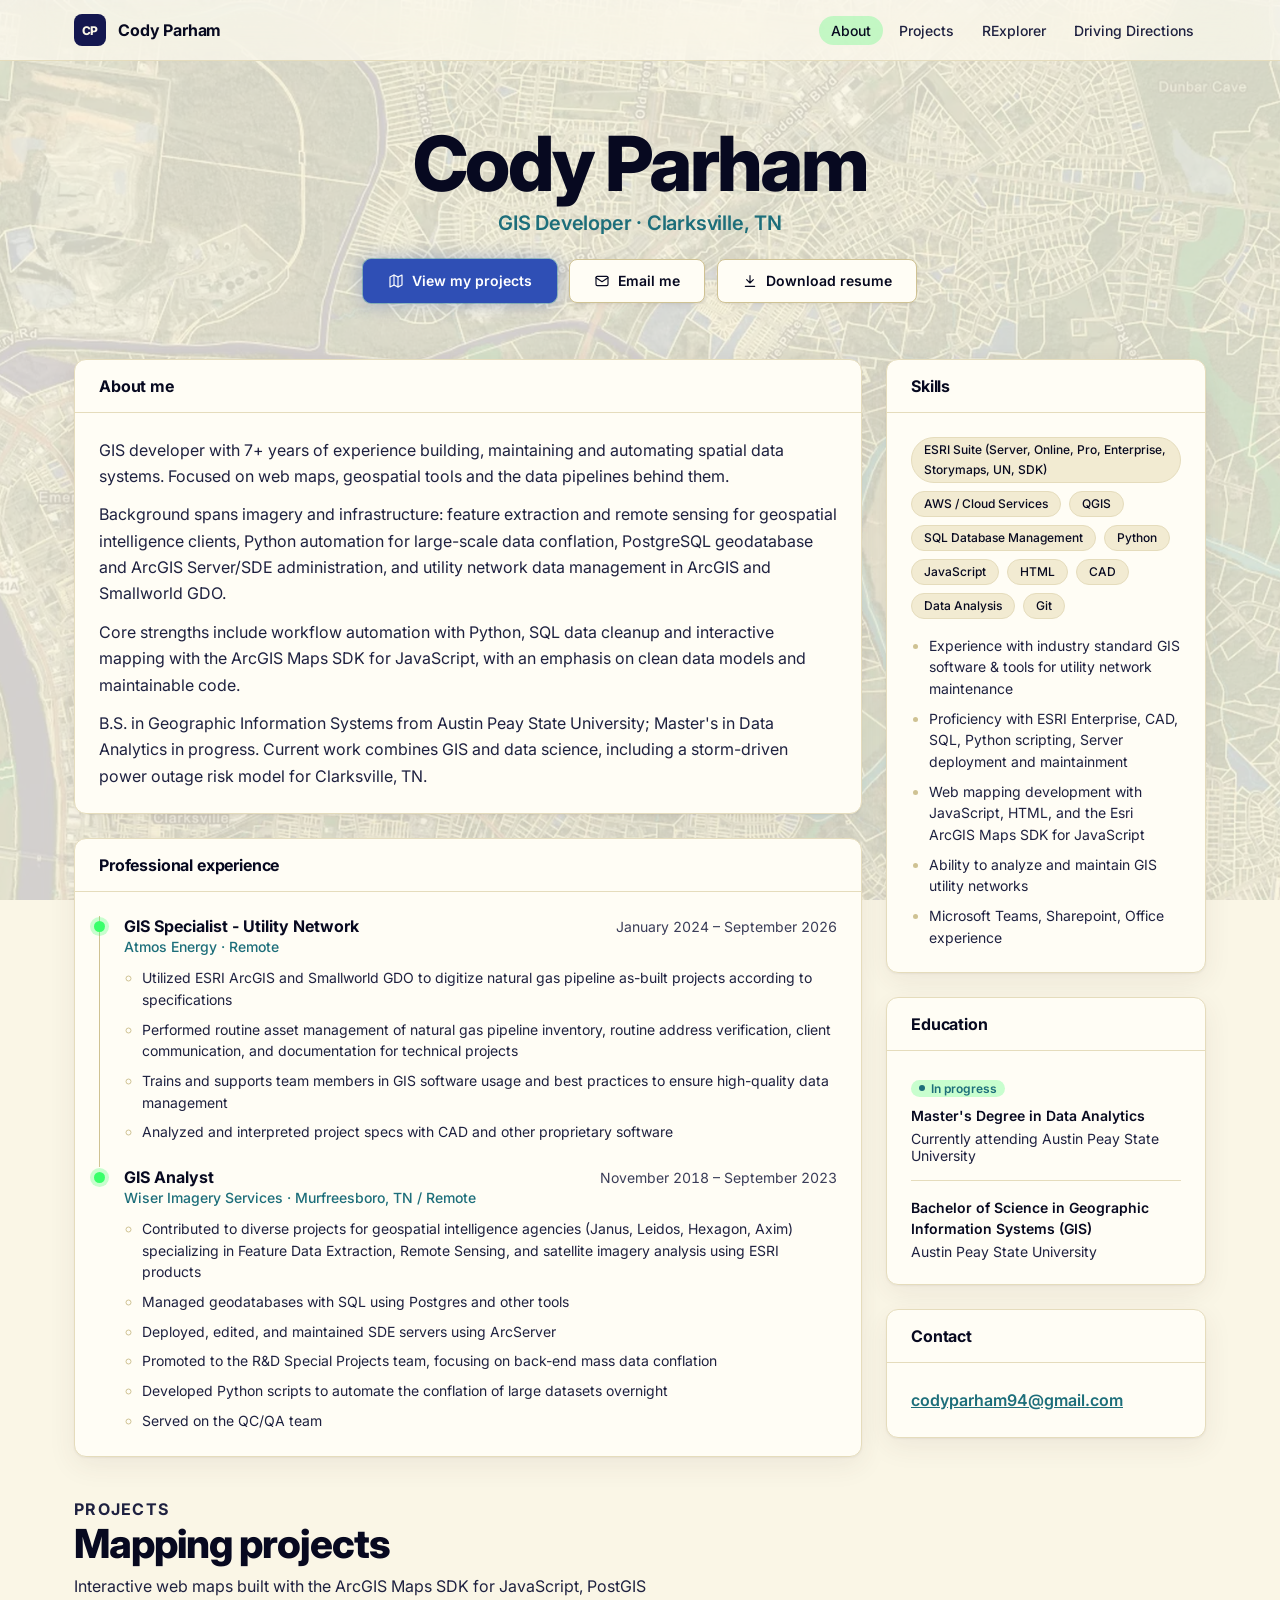
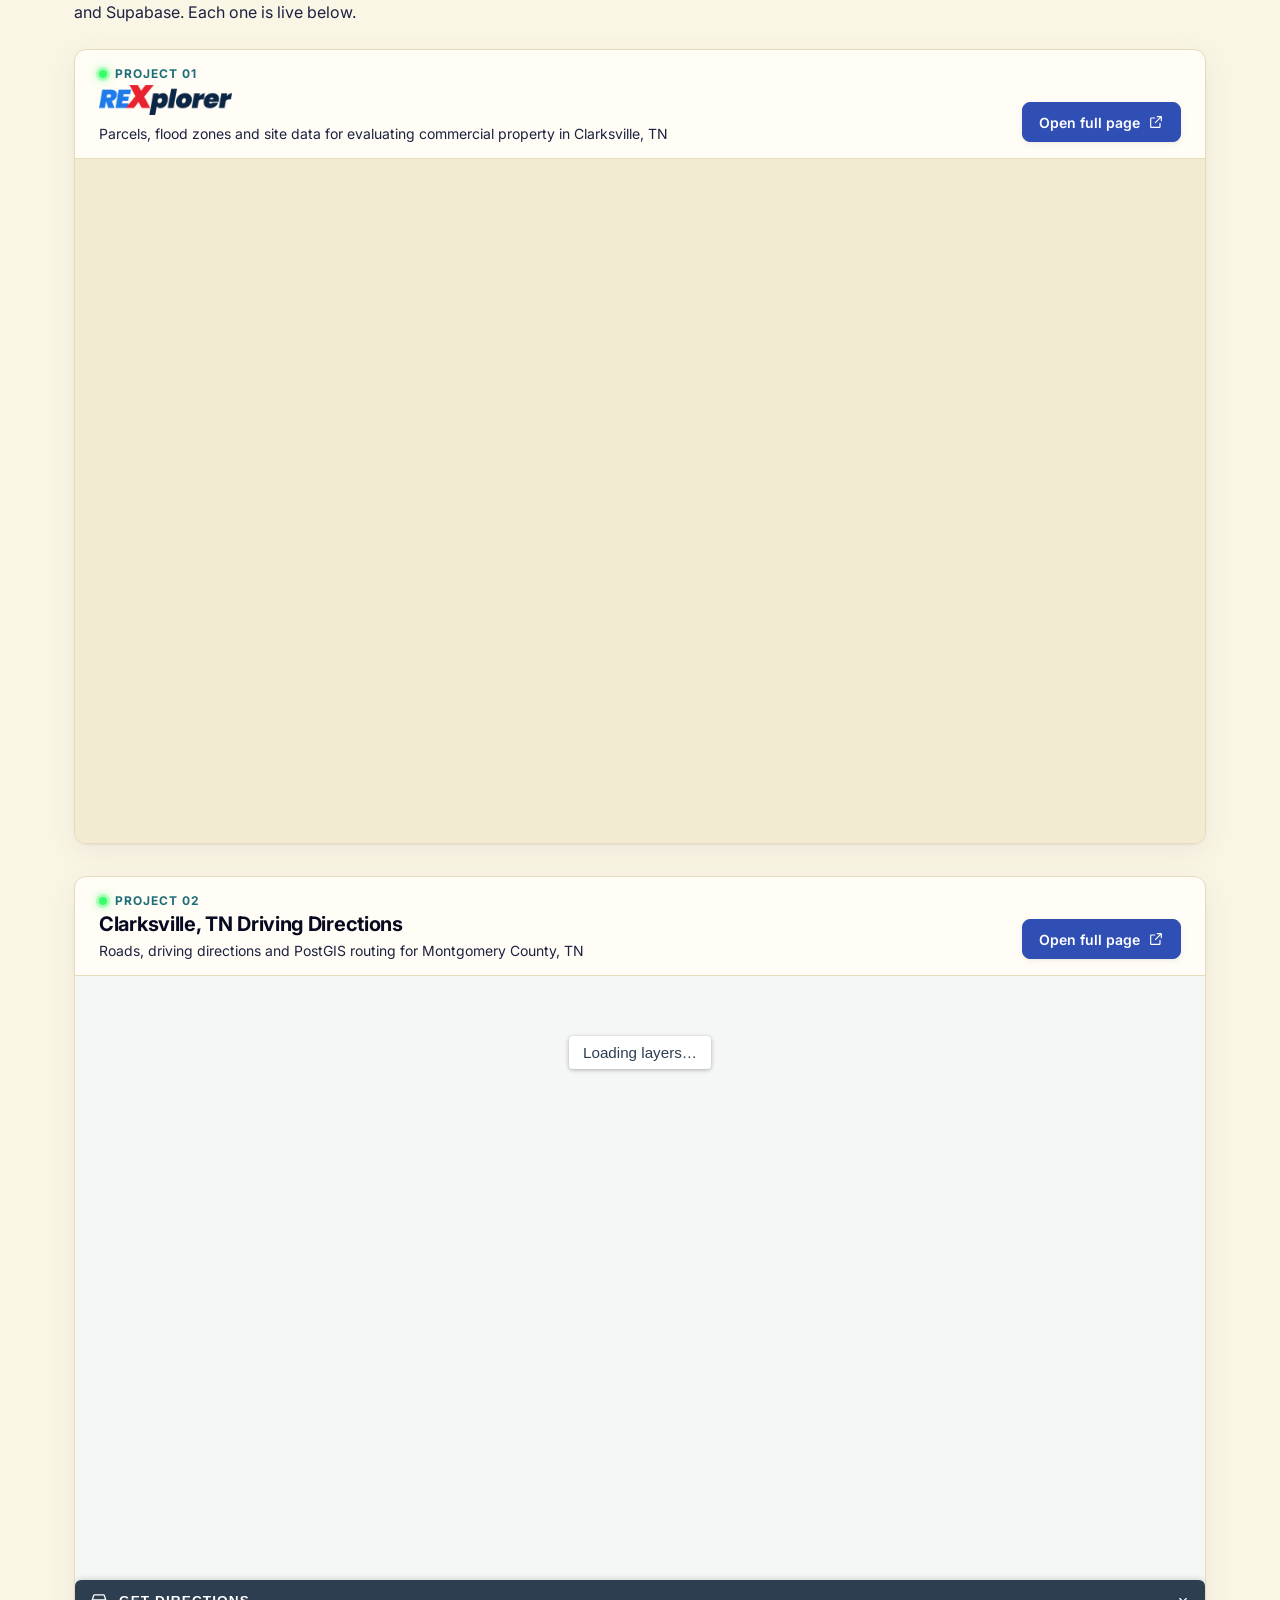
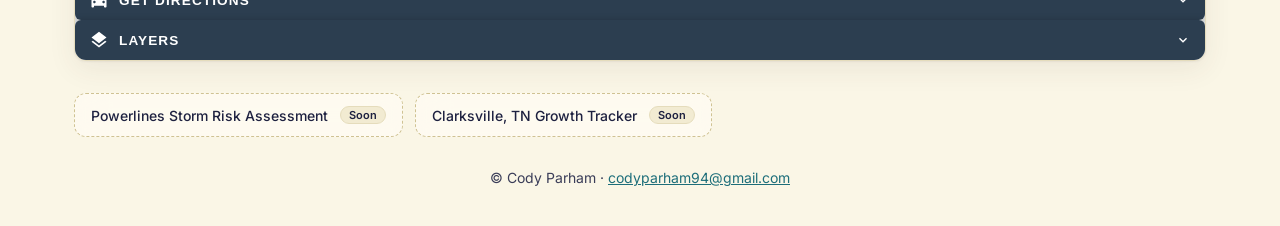
<file: index.html>
<!DOCTYPE html>
<html lang="en">
<head>
    <meta charset="UTF-8">
    <meta name="viewport" content="width=device-width, initial-scale=1.0">
    <title>Cody Parham · GIS Developer</title>
    <meta name="description" content="Cody Parham, GIS developer in Clarksville, TN: about me, resume and mapping projects.">
    <meta name="theme-color" content="#FAF6E6">
    <link rel="icon" href="data:image/svg+xml,%3Csvg xmlns='http://www.w3.org/2000/svg' viewBox='0 0 32 32'%3E%3Crect width='32' height='32' rx='8' fill='%2314174F'/%3E%3Ctext x='16' y='21' font-family='Arial' font-weight='800' font-size='13' text-anchor='middle' fill='%23FAF6E6'%3ECP%3C/text%3E%3C/svg%3E">
    <link rel="preconnect" href="https://fonts.googleapis.com">
    <link rel="preconnect" href="https://fonts.gstatic.com" crossorigin>
    <link rel="stylesheet" href="https://fonts.googleapis.com/css2?family=Inter:wght@400;500;600;700;800&display=swap">
    <link rel="stylesheet" href="assets/site.css">
    <style>
        .about {
            display: flex;
            flex-direction: column;
            gap: var(--space-5);
        }

        /* Hero: the first thing you see */
        .hero {
            display: flex;
            flex-direction: column;
            align-items: center;
            gap: var(--space-5);
            padding: var(--space-6) 0;
            text-align: center;
        }
        .hero h1 {
            margin: 0;
            font-size: clamp(2.75rem, 7vw, 4.75rem);
            font-weight: 800;
            letter-spacing: -0.035em;
            line-height: 1.02;
        }
        .profile-role {
            margin: var(--space-2) 0 0;
            color: var(--accent);
            font-size: clamp(1.05rem, 1.6vw, 1.25rem);
            font-weight: 600;
            letter-spacing: -0.01em;
        }
        .profile-actions {
            display: flex;
            flex-wrap: wrap;
            gap: var(--space-3);
            justify-content: center;
        }
        .profile-actions .button {
            height: 44px;
            padding: 0 var(--space-5);
        }

        /* Two columns: story on the left, facts on the right */
        .about-grid {
            display: grid;
            grid-template-columns: minmax(0, 1fr) 320px;
            gap: var(--space-5);
            align-items: start;
        }
        .stack {
            display: flex;
            flex-direction: column;
            gap: var(--space-5);
            min-width: 0;
        }
        .card-body {
            padding: var(--space-5);
        }
        .card-body > p {
            margin: 0 0 var(--space-3);
            color: var(--muted);
            font-size: var(--text-md);
            line-height: 1.65;
        }
        .card-body > p:last-child {
            margin-bottom: 0;
        }

        /* Experience timeline */
        .timeline {
            margin: 0;
            padding: 0;
            list-style: none;
        }
        .role {
            position: relative;
            padding: 0 0 var(--space-5) var(--space-5);
            border-left: 1px solid var(--border-strong);
        }
        .role:last-child {
            padding-bottom: 0;
            border-left-color: transparent;
        }
        .role::before {
            content: "";
            position: absolute;
            top: 5px;
            left: -6px;
            width: 11px;
            height: 11px;
            border-radius: 50%;
            background: var(--green);
            box-shadow: 0 0 0 4px var(--accent-soft);
        }
        .role-head {
            display: flex;
            flex-wrap: wrap;
            align-items: baseline;
            justify-content: space-between;
            gap: var(--space-1) var(--space-4);
        }
        .role h3 {
            margin: 0;
            font-size: var(--text-md);
            font-weight: 700;
        }
        .role-dates {
            color: var(--faint);
            font-size: var(--text-sm);
            font-variant-numeric: tabular-nums;
            white-space: nowrap;
        }
        .role-org {
            margin: 2px 0 var(--space-3);
            color: var(--accent);
            font-size: var(--text-sm);
            font-weight: 500;
        }
        .role ul,
        .skills {
            display: flex;
            flex-direction: column;
            gap: var(--space-2);
            margin: 0;
            padding-left: 18px;
            color: var(--muted);
            font-size: var(--text-sm);
            line-height: 1.55;
        }
        .role li::marker,
        .skills li::marker {
            color: var(--border-strong);
        }

        /* Tools */
        .chips {
            display: flex;
            flex-wrap: wrap;
            gap: var(--space-2);
            margin: 0 0 var(--space-4);
            padding: 0;
            list-style: none;
        }
        .chips li {
            padding: 2px var(--space-3);
            color: var(--text);
            background: var(--card-raised);
            border: 1px solid var(--border);
            border-radius: var(--radius-pill);
            font-size: var(--text-xs);
            font-weight: 500;
            line-height: 20px;
        }

        .degree {
            margin: 0;
            font-size: var(--text-sm);
            font-weight: 600;
            line-height: 1.5;
        }
        .school {
            margin: var(--space-1) 0 0;
            color: var(--muted);
            font-size: var(--text-sm);
        }
        .degrees {
            display: flex;
            flex-direction: column;
            gap: var(--space-4);
            margin: 0;
            padding: 0;
            list-style: none;
        }
        .degrees li + li {
            padding-top: var(--space-4);
            border-top: 1px solid var(--border);
        }
        .in-progress {
            display: inline-flex;
            align-items: center;
            gap: 6px;
            margin-bottom: var(--space-2);
            padding: 1px var(--space-2);
            color: var(--accent);
            background: var(--accent-soft);
            border-radius: var(--radius-pill);
            font-size: var(--text-xs);
            font-weight: 600;
        }
        .in-progress::before {
            content: "";
            width: 6px;
            height: 6px;
            border-radius: 50%;
            background: currentColor;
        }

        @media (max-width: 960px) {
            .about-grid {
                grid-template-columns: minmax(0, 1fr);
            }
        }
        @media (max-width: 760px) {
            .about {
                gap: var(--space-4);
            }
            .about-grid,
            .stack {
                gap: var(--space-4);
            }
            .card-body {
                padding: var(--space-4);
            }
        }
    </style>
</head>
<body>
    <header class="site-nav">
        <nav class="site-nav-inner" aria-label="Sections">
            <a class="brand" href="#about"><span class="brand-mark" aria-hidden="true">CP</span>Cody Parham</a>
            <ul class="nav-links" id="navLinks">
                <li><a href="#about">About</a></li>
                <li><a href="#projects">Projects</a></li>
            </ul>
        </nav>
    </header>

    <main class="page">
        <div class="about section" id="about">
            <section class="hero" aria-label="Profile">
                <div>
                    <h1>Cody Parham</h1>
                    <p class="profile-role">GIS Developer · Clarksville, TN</p>
                </div>
                <div class="profile-actions">
                    <a class="button button-glow" href="#projects">
                        <svg class="icon" viewBox="0 0 24 24" aria-hidden="true"><path d="M3 6l6-3 6 3 6-3v15l-6 3-6-3-6 3z"/><path d="M9 3v15M15 6v15"/></svg>
                        View my projects
                    </a>
                    <a class="button button-ghost" href="mailto:codyparham94@gmail.com">
                        <svg class="icon" viewBox="0 0 24 24" aria-hidden="true"><rect x="3" y="5" width="18" height="14" rx="2"/><path d="m3 7 9 6 9-6"/></svg>
                        Email me
                    </a>
                    <a class="button button-ghost" href="assets/CodyParham_Resume2026.pdf" download>
                        <svg class="icon" viewBox="0 0 24 24" aria-hidden="true"><path d="M12 4v11M7 10l5 5 5-5M5 20h14"/></svg>
                        Download resume
                    </a>
                </div>
            </section>

            <div class="about-grid">
                <div class="stack">
                    <section class="card" aria-labelledby="aboutTitle">
                        <div class="card-head">
                            <h2 id="aboutTitle">About me</h2>
                        </div>
                        <div class="card-body">
                            <p>GIS developer with 7+ years of experience building, maintaining and automating spatial data systems. Focused on web maps, geospatial tools and the data pipelines behind them.</p>
                            <p>Background spans imagery and infrastructure: feature extraction and remote sensing for geospatial intelligence clients, Python automation for large-scale data conflation, PostgreSQL geodatabase and ArcGIS Server/SDE administration, and utility network data management in ArcGIS and Smallworld GDO.</p>
                            <p>Core strengths include workflow automation with Python, SQL data cleanup and interactive mapping with the ArcGIS Maps SDK for JavaScript, with an emphasis on clean data models and maintainable code.</p>
                            <p>B.S. in Geographic Information Systems from Austin Peay State University; Master's in Data Analytics in progress. Current work combines GIS and data science, including a storm-driven power outage risk model for Clarksville, TN.</p>
                        </div>
                    </section>

                    <section class="card" aria-labelledby="experienceTitle">
                        <div class="card-head">
                            <h2 id="experienceTitle">Professional experience</h2>
                        </div>
                        <div class="card-body">
                            <ol class="timeline">
                                <li class="role">
                                    <div class="role-head">
                                        <h3>GIS Specialist - Utility Network</h3>
                                        <span class="role-dates">January 2024 – September 2026</span>
                                    </div>
                                    <p class="role-org">Atmos Energy · Remote</p>
                                    <ul>
                                        <li>Utilized ESRI ArcGIS and Smallworld GDO to digitize natural gas pipeline as-built projects according to specifications</li>
                                        <li>Performed routine asset management of natural gas pipeline inventory, routine address verification, client communication, and documentation for technical projects</li>
                                        <li>Trains and supports team members in GIS software usage and best practices to ensure high-quality data management</li>
                                        <li>Analyzed and interpreted project specs with CAD and other proprietary software</li>
                                    </ul>
                                </li>
                                <li class="role">
                                    <div class="role-head">
                                        <h3>GIS Analyst</h3>
                                        <span class="role-dates">November 2018 – September 2023</span>
                                    </div>
                                    <p class="role-org">Wiser Imagery Services · Murfreesboro, TN / Remote</p>
                                    <ul>
                                        <li>Contributed to diverse projects for geospatial intelligence agencies (Janus, Leidos, Hexagon, Axim) specializing in Feature Data Extraction, Remote Sensing, and satellite imagery analysis using ESRI products</li>
                                        <li>Managed geodatabases with SQL using Postgres and other tools</li>
                                        <li>Deployed, edited, and maintained SDE servers using ArcServer</li>
                                        <li>Promoted to the R&amp;D Special Projects team, focusing on back-end mass data conflation</li>
                                        <li>Developed Python scripts to automate the conflation of large datasets overnight</li>
                                        <li>Served on the QC/QA team</li>
                                    </ul>
                                </li>
                            </ol>
                        </div>
                    </section>
                </div>

                <div class="stack">
                    <section class="card" aria-labelledby="skillsTitle">
                        <div class="card-head">
                            <h2 id="skillsTitle">Skills</h2>
                        </div>
                        <div class="card-body">
                            <ul class="chips" aria-label="Tools">
                                <li>ESRI Suite (Server, Online, Pro, Enterprise, Storymaps, UN, SDK)</li>
                                <li>AWS / Cloud Services</li>
                                <li>QGIS</li>
                                <li>SQL Database Management</li>
                                <li>Python</li>
                                <li>JavaScript</li>
                                <li>HTML</li>
                                <li>CAD</li>
                                <li>Data Analysis</li>
                                <li>Git</li>
                            </ul>
                            <ul class="skills">
                                <li>Experience with industry standard GIS software &amp; tools for utility network maintenance</li>
                                <li>Proficiency with ESRI Enterprise, CAD, SQL, Python scripting, Server deployment and maintainment</li>
                                <li>Web mapping development with JavaScript, HTML, and the Esri ArcGIS Maps SDK for JavaScript</li>
                                <li>Ability to analyze and maintain GIS utility networks</li>
                                <li>Microsoft Teams, Sharepoint, Office experience</li>
                            </ul>
                        </div>
                    </section>

                    <section class="card" aria-labelledby="educationTitle">
                        <div class="card-head">
                            <h2 id="educationTitle">Education</h2>
                        </div>
                        <div class="card-body">
                            <ul class="degrees">
                                <li>
                                    <span class="in-progress">In progress</span>
                                    <p class="degree">Master's Degree in Data Analytics</p>
                                    <p class="school">Currently attending Austin Peay State University</p>
                                </li>
                                <li>
                                    <p class="degree">Bachelor of Science in Geographic Information Systems (GIS)</p>
                                    <p class="school">Austin Peay State University</p>
                                </li>
                            </ul>
                        </div>
                    </section>

                    <section class="card" aria-labelledby="contactTitle">
                        <div class="card-head">
                            <h2 id="contactTitle">Contact</h2>
                        </div>
                        <div class="card-body">
                            <p class="degree"><a href="mailto:codyparham94@gmail.com">codyparham94@gmail.com</a></p>
                        </div>
                    </section>
                </div>
            </div>
        </div>

        <section class="section" id="projects" aria-labelledby="projectsTitle">
            <div class="section-head">
                <p class="eyebrow">Projects</p>
                <h2 id="projectsTitle">Mapping projects</h2>
                <p>Interactive web maps built with the ArcGIS Maps SDK for JavaScript, PostGIS and Supabase. Each one is live below.</p>
            </div>
            <div class="projects" id="projectList"></div>
        </section>

        <footer class="site-footer">© Cody Parham · <a href="mailto:codyparham94@gmail.com">codyparham94@gmail.com</a></footer>
    </main>

    <script src="assets/site.js"></script>
    <script>
        const navLinks = document.getElementById("navLinks");
        Site.renderNav(navLinks);
        Site.renderProjects(document.getElementById("projectList"));
        Site.trackSections(navLinks);

        // Project sections render after load, so jump to a project link's target ourselves.
        const target = location.hash && document.getElementById(location.hash.slice(1));
        if (target) {
            target.scrollIntoView({ behavior: "instant" });
        }
    </script>
</body>
</html>
</file>
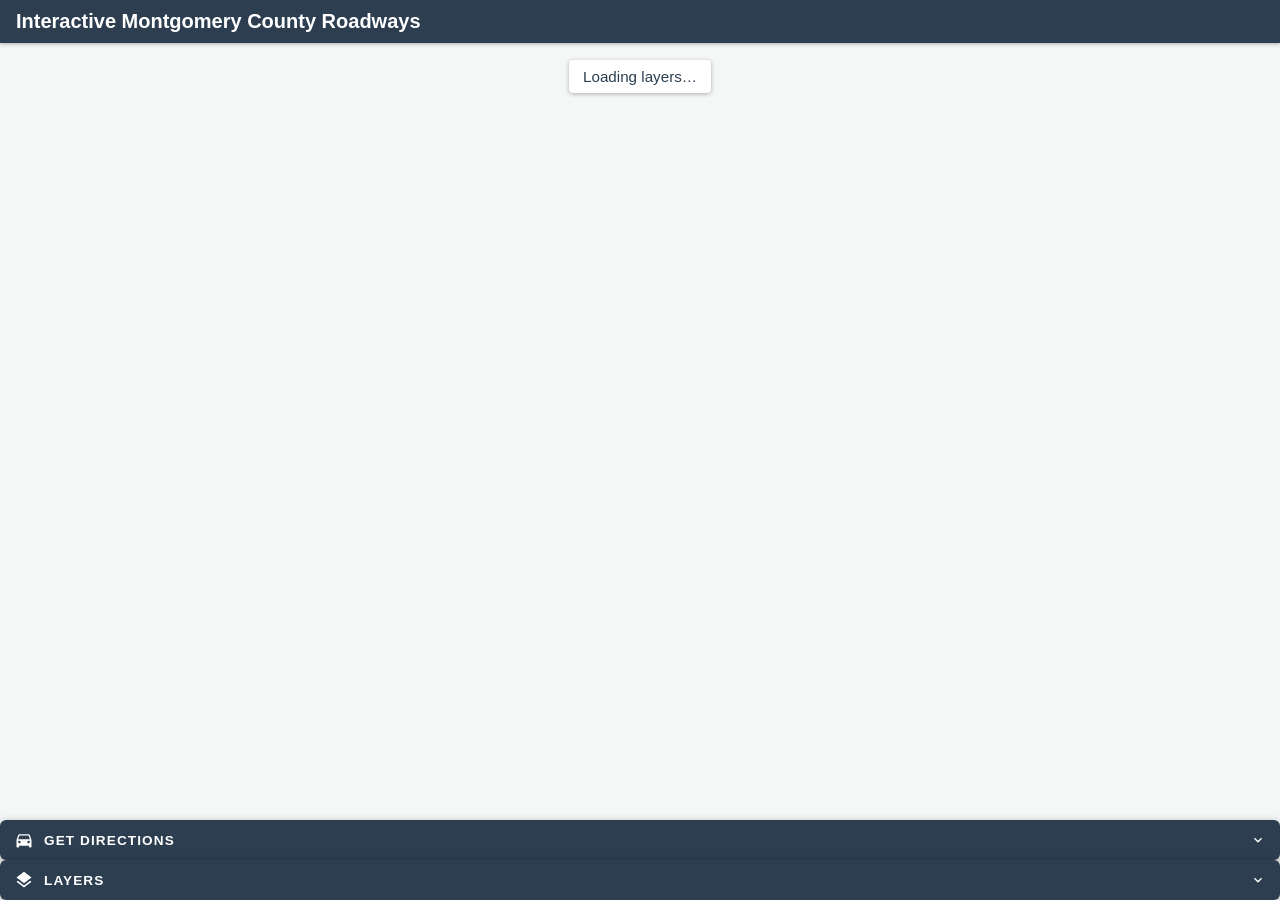
<file: maps/montgomery-roads/index.html>
<!DOCTYPE html>
<html lang="en">
<head>
    <meta charset="UTF-8">
    <meta name="viewport" content="width=device-width, initial-scale=1.0">
    <title>Interactive Montgomery County Roadways</title>
    <link rel="stylesheet" href="https://js.arcgis.com/4.34/esri/themes/light/main.css">
    <script>
        // Inside the codyparham.com shell, the shell shows the title bar.
        if (window.self !== window.top) {
            document.documentElement.classList.add("embedded");
        }
    </script>
    <style>
        html, body {
            height: 100%;
            width: 100%;
            margin: 0;
            padding: 0;
        }
        body {
            display: flex;
            flex-direction: column;
            font-family: 'Segoe UI', Tahoma, Geneva, Verdana, sans-serif;
            background-color: #f4f7f6;
        }
        header {
            padding: 10px 16px;
            background: #2c3e50;
            color: #fff;
            box-shadow: 0 1px 4px rgba(0, 0, 0, 0.3);
            z-index: 2;
        }
        header h1 {
            margin: 0;
            font-size: 1.25rem;
            font-weight: 600;
        }
        .embedded header {
            display: none;
        }
        #viewDiv {
            flex: 1;
            position: relative;
        }
        #status {
            position: absolute;
            top: 60px;
            left: 50%;
            transform: translateX(-50%);
            padding: 8px 14px;
            background: #fff;
            color: #2c3e50;
            border-radius: 4px;
            box-shadow: 0 1px 4px rgba(0, 0, 0, 0.3);
            font-size: 0.95rem;
            z-index: 3;
            max-width: calc(100vw - 32px);
            box-sizing: border-box;
        }
        #status.error {
            color: #c0392b;
        }
        #status[hidden] {
            display: none;
        }

        /* Expandable cards (directions, layers) */
        .map-card {
            min-width: 200px;
            border-radius: 6px;
            overflow: hidden;
            box-shadow: 0 2px 8px rgba(0, 0, 0, 0.3);
            background: #fff;
        }
        .map-card-header {
            display: flex;
            align-items: center;
            gap: 10px;
            width: 100%;
            padding: 10px 14px;
            border: 0;
            background: #2c3e50;
            color: #fff;
            font: inherit;
            font-size: 0.85rem;
            font-weight: 700;
            letter-spacing: 0.08em;
            text-align: left;
            cursor: pointer;
        }
        .map-card-header:hover {
            background: #34495e;
        }
        .map-card-header:focus-visible {
            outline: 3px solid #5dade2;
            outline-offset: -3px;
        }
        .map-card-header svg {
            flex: none;
            width: 20px;
            height: 20px;
        }
        .map-card-header span {
            flex: 1;
        }
        .map-card-header .chevron {
            width: 16px;
            height: 16px;
            transition: transform 0.15s ease;
        }
        .map-card-header[aria-expanded="true"] .chevron {
            transform: rotate(180deg);
        }
        .map-card-body {
            padding: 12px;
            max-height: calc(100vh - 190px);
            overflow-y: auto;
            box-sizing: border-box;
        }
        .map-card-body[hidden] {
            display: none;
        }
        .map-card.open {
            width: min(300px, calc(100vw - 80px));
        }
        #layersPanel {
            padding: 0;
        }
        #layersPanel .esri-layer-list {
            width: auto;
        }
        .field {
            margin-bottom: 10px;
        }
        .field label {
            display: block;
            margin-bottom: 4px;
            font-size: 0.85rem;
            font-weight: 600;
        }
        .field-row {
            display: flex;
            gap: 4px;
        }
        .field-row input {
            flex: 1;
            min-width: 0;
            padding: 6px 8px;
            border: 1px solid #b0b8c0;
            border-radius: 3px;
            font: inherit;
            font-size: 0.9rem;
        }
        .field-row input.picking {
            border-color: #2980b9;
            box-shadow: 0 0 0 2px rgba(41, 128, 185, 0.3);
        }
        .pick-button {
            flex: none;
            width: 32px;
            border: 1px solid #b0b8c0;
            border-radius: 3px;
            background: #fff;
            cursor: pointer;
            display: flex;
            align-items: center;
            justify-content: center;
            padding: 0;
        }
        .pick-button.active {
            background: #2980b9;
            border-color: #2980b9;
            color: #fff;
        }
        .pick-button svg {
            width: 16px;
            height: 16px;
        }
        .hint {
            margin: 0 0 10px;
            font-size: 0.8rem;
            color: #5d6d7e;
        }
        .mode {
            display: flex;
            gap: 12px;
            margin-bottom: 10px;
            font-size: 0.85rem;
        }
        .actions {
            display: flex;
            gap: 6px;
        }
        .actions button {
            padding: 7px 10px;
            border-radius: 3px;
            font: inherit;
            font-size: 0.9rem;
            cursor: pointer;
        }
        #calculateRoute {
            flex: 1;
            background: #2980b9;
            border: 1px solid #2980b9;
            color: #fff;
            font-weight: 600;
        }
        #calculateRoute:disabled {
            opacity: 0.6;
            cursor: wait;
        }
        #clearRoute {
            background: #fff;
            border: 1px solid #b0b8c0;
            color: #2c3e50;
        }
        #routeResult {
            margin-top: 10px;
            font-size: 0.9rem;
        }
        #routeResult.error {
            color: #c0392b;
        }
        #routeResult:empty {
            display: none;
        }
    </style>
    <script src="https://js.arcgis.com/4.34/"></script>
</head>
<body>
    <header>
        <h1>Interactive Montgomery County Roadways</h1>
    </header>
    <div id="viewDiv"></div>
    <div id="status">Loading layers…</div>

    <section id="directionsCard" class="map-card esri-widget">
        <button id="directionsToggle" class="map-card-header" type="button" aria-expanded="false" aria-controls="directionsPanel">
            <svg viewBox="0 0 24 24" fill="currentColor" aria-hidden="true">
                <path d="M18.92 6.01C18.72 5.42 18.16 5 17.5 5h-11c-.66 0-1.21.42-1.42 1.01L3 12v8c0 .55.45 1 1 1h1c.55 0 1-.45 1-1v-1h12v1c0 .55.45 1 1 1h1c.55 0 1-.45 1-1v-8l-2.08-5.99zM6.5 16c-.83 0-1.5-.67-1.5-1.5S5.67 13 6.5 13s1.5.67 1.5 1.5S7.33 16 6.5 16zm11 0c-.83 0-1.5-.67-1.5-1.5s.67-1.5 1.5-1.5 1.5.67 1.5 1.5-.67 1.5-1.5 1.5zM5 11l1.5-4.5h11L19 11H5z"/>
            </svg>
            <span>GET DIRECTIONS</span>
            <svg class="chevron" viewBox="0 0 24 24" fill="currentColor" aria-hidden="true"><path d="M7.41 8.59 12 13.17l4.59-4.58L18 10l-6 6-6-6z"/></svg>
        </button>

        <div id="directionsPanel" class="map-card-body" hidden>
            <div class="field">
                <label for="startInput">Starting Point</label>
                <div class="field-row">
                    <input id="startInput" type="text" placeholder="Address, or click the map" autocomplete="off">
                    <button class="pick-button" type="button" data-target="start" title="Pick starting point on map" aria-label="Pick starting point on map">
                        <svg viewBox="0 0 24 24" fill="currentColor" aria-hidden="true"><path d="M12 2C8.13 2 5 5.13 5 9c0 5.25 7 13 7 13s7-7.75 7-13c0-3.87-3.13-7-7-7zm0 9.5c-1.38 0-2.5-1.12-2.5-2.5s1.12-2.5 2.5-2.5 2.5 1.12 2.5 2.5-1.12 2.5-2.5 2.5z"/></svg>
                    </button>
                </div>
            </div>
            <div class="field">
                <label for="endInput">Destination</label>
                <div class="field-row">
                    <input id="endInput" type="text" placeholder="Address, or click the map" autocomplete="off">
                    <button class="pick-button" type="button" data-target="end" title="Pick destination on map" aria-label="Pick destination on map">
                        <svg viewBox="0 0 24 24" fill="currentColor" aria-hidden="true"><path d="M12 2C8.13 2 5 5.13 5 9c0 5.25 7 13 7 13s7-7.75 7-13c0-3.87-3.13-7-7-7zm0 9.5c-1.38 0-2.5-1.12-2.5-2.5s1.12-2.5 2.5-2.5 2.5 1.12 2.5 2.5-1.12 2.5-2.5 2.5z"/></svg>
                    </button>
                </div>
            </div>
            <p class="hint">Click a box (or its pin), then click the map to set that point.</p>
            <div class="mode" role="radiogroup" aria-label="Route type">
                <label><input type="radio" name="routeMode" value="distance" checked> Shortest distance</label>
                <label><input type="radio" name="routeMode" value="time"> Fastest</label>
            </div>
            <div class="actions">
                <button id="calculateRoute" type="button">Calculate Route</button>
                <button id="clearRoute" type="button">Clear</button>
            </div>
            <div id="routeResult" aria-live="polite"></div>
        </div>
    </section>

    <section id="layersCard" class="map-card esri-widget">
        <button id="layersToggle" class="map-card-header" type="button" aria-expanded="false" aria-controls="layersPanel">
            <svg viewBox="0 0 24 24" fill="currentColor" aria-hidden="true">
                <path d="m11.99 18.54-7.37-5.73L3 14.07l9 7 9-7-1.63-1.27zM12 16l7.36-5.73L21 9l-9-7-9 7 1.63 1.27z"/>
            </svg>
            <span>LAYERS</span>
            <svg class="chevron" viewBox="0 0 24 24" fill="currentColor" aria-hidden="true"><path d="M7.41 8.59 12 13.17l4.59-4.58L18 10l-6 6-6-6z"/></svg>
        </button>
        <div id="layersPanel" class="map-card-body" hidden>
            <div id="layerListDiv"></div>
        </div>
    </section>

    <script>
        // Public, browser-safe keys. Restrict the ArcGIS key to https://codyparham.com
        // in your ArcGIS developer dashboard. The Supabase publishable key is read-only via RLS.
        const ARCGIS_API_KEY = "AAPTaGJLq0TOr57PGMfyhsjYCnQ..[base64].AT1_8aYyB132";
        const SUPABASE_URL = "https://lzyppxkivzwdtsxdquso.supabase.co";
        const SUPABASE_KEY = "sb_publishable_9881RD-FP11p3UssyK3UFQ_1GrN0j3E";
        const GEOCODE_URL = "https://geocode-api.arcgis.com/arcgis/rest/services/World/GeocodeServer";

        // Clarksville, TN
        const CENTER = [-87.28563952777512, 36.5171336999705];

        require([
            "esri/config",
            "esri/Map",
            "esri/views/MapView",
            "esri/Graphic",
            "esri/layers/GeoJSONLayer",
            "esri/layers/GraphicsLayer",
            "esri/geometry/Point",
            "esri/geometry/Extent",
            "esri/rest/locator",
            "esri/widgets/Home",
            "esri/widgets/BasemapToggle",
            "esri/widgets/LayerList"
        ], function (esriConfig, Map, MapView, Graphic, GeoJSONLayer, GraphicsLayer, Point, Extent,
                     locator, Home, BasemapToggle, LayerList) {
            esriConfig.apiKey = ARCGIS_API_KEY;

            const status = document.getElementById("status");
            const showStatus = function (message, isError) {
                status.textContent = message;
                status.className = isError ? "error" : "";
                status.hidden = false;
            };

            const callRpc = function (name, params) {
                return fetch(SUPABASE_URL + "/rest/v1/rpc/" + name, {
                    method: "POST",
                    headers: {
                        "apikey": SUPABASE_KEY,
                        "Content-Type": "application/json"
                    },
                    body: JSON.stringify(params || {})
                }).then(function (response) {
                    return response.json().then(function (body) {
                        if (!response.ok) {
                            throw new Error((body && body.message) || ("Supabase returned " + response.status));
                        }
                        return body;
                    });
                });
            };

            const toLayerUrl = function (geojson) {
                const blob = new Blob([JSON.stringify(geojson)], { type: "application/json" });
                return URL.createObjectURL(blob);
            };

            const map = new Map({ basemap: "arcgis/topographic" });

            const view = new MapView({
                container: "viewDiv",
                map: map,
                center: CENTER,
                zoom: 12
            });

            view.ui.add(new Home({ view: view }), "top-left");
            view.ui.add(new BasemapToggle({ view: view, nextBasemap: "arcgis/imagery" }), "bottom-right");
            new LayerList({
                view: view,
                container: "layerListDiv",
                listItemCreatedFunction: function (event) {
                    if (event.item.layer.type !== "graphics") {
                        event.item.panel = { content: "legend", open: false };
                    }
                }
            });

            // Expandable cards. On narrow screens only one is open at a time.
            const cards = [];
            const setCardOpen = function (card, open) {
                card.body.hidden = !open;
                card.header.setAttribute("aria-expanded", String(open));
                card.element.classList.toggle("open", open);
                if (card.onToggle) {
                    card.onToggle(open);
                }
            };
            const addCard = function (elementId, position, onToggle) {
                const element = document.getElementById(elementId);
                const card = {
                    element: element,
                    header: element.querySelector(".map-card-header"),
                    body: element.querySelector(".map-card-body"),
                    onToggle: onToggle
                };
                card.header.addEventListener("click", function () {
                    const opening = card.body.hidden;
                    if (opening && window.matchMedia("(max-width: 640px)").matches) {
                        cards.forEach(function (other) {
                            if (other !== card && !other.body.hidden) {
                                setCardOpen(other, false);
                            }
                        });
                    }
                    setCardOpen(card, opening);
                });
                cards.push(card);
                view.ui.add(element, position);
                return card;
            };

            addCard("layersCard", "top-right");

            // ---------------------------------------------------------------
            // Layers (drawn bottom to top)
            // ---------------------------------------------------------------

            const layerDefs = [
                {
                    rpc: "get_school_properties",
                    options: {
                        title: "School Property",
                        renderer: {
                            type: "simple",
                            symbol: {
                                type: "simple-fill",
                                color: [142, 68, 173, 0.25],
                                outline: { color: [142, 68, 173, 1], width: 1 }
                            }
                        },
                        popupTemplate: {
                            title: "{School}",
                            content: [{
                                type: "fields",
                                fieldInfos: [
                                    { fieldName: "District", label: "District" },
                                    { fieldName: "School_Type", label: "Type" },
                                    { fieldName: "Grade_Levels", label: "Grades" },
                                    { fieldName: "Address", label: "Address" },
                                    { fieldName: "City", label: "City" },
                                    { fieldName: "Phone1", label: "Phone" }
                                ]
                            }]
                        }
                    }
                },
                {
                    rpc: "get_recreation_areas",
                    options: {
                        title: "Recreation Areas",
                        renderer: {
                            type: "simple",
                            symbol: {
                                type: "simple-fill",
                                color: [39, 174, 96, 0.3],
                                outline: { color: [30, 132, 73, 1], width: 1 }
                            }
                        },
                        popupTemplate: {
                            title: "{Name}",
                            content: [{
                                type: "fields",
                                fieldInfos: [
                                    { fieldName: "Managing_Entity_Name", label: "Managed by" },
                                    { fieldName: "Street_Name", label: "Street" },
                                    { fieldName: "City", label: "City" },
                                    { fieldName: "Total_Acreage", label: "Acres" },
                                    { fieldName: "Condition_of_Park", label: "Condition" },
                                    { fieldName: "Website", label: "Website" }
                                ]
                            }]
                        }
                    }
                },
                {
                    rpc: "get_roads",
                    options: {
                        title: "Roads",
                        renderer: {
                            type: "unique-value",
                            field: "road_class",
                            defaultSymbol: { type: "simple-line", color: [127, 140, 141, 1], width: 1 },
                            uniqueValueInfos: [
                                { value: "Interstate", label: "Interstate", symbol: { type: "simple-line", color: [192, 57, 43, 1], width: 3.5 } },
                                { value: "Ramp", label: "Interstate ramp", symbol: { type: "simple-line", color: [192, 57, 43, 1], width: 2 } },
                                { value: "State Route", label: "State Route", symbol: { type: "simple-line", color: [230, 126, 34, 1], width: 2.5 } },
                                { value: "Local", label: "Local road", symbol: { type: "simple-line", color: [93, 109, 126, 1], width: 1.25 } }
                            ]
                        },
                        popupTemplate: {
                            title: "Route {route}",
                            content: [{
                                type: "fields",
                                fieldInfos: [
                                    { fieldName: "road_class", label: "Class" },
                                    { fieldName: "width_ft", label: "Pavement width (ft)" },
                                    { fieldName: "begin_mile", label: "Begin log mile" },
                                    { fieldName: "end_mile", label: "End log mile" },
                                    { fieldName: "length_mi", label: "Length (mi)" }
                                ]
                            }]
                        }
                    }
                },
                {
                    rpc: "get_marina_sites",
                    options: {
                        title: "Marina Sites",
                        renderer: {
                            type: "simple",
                            symbol: {
                                type: "simple-marker",
                                style: "circle",
                                size: 12,
                                color: [41, 128, 185, 1],
                                outline: { color: [255, 255, 255, 1], width: 2 }
                            }
                        },
                        popupTemplate: {
                            title: "{Name}",
                            content: [{
                                type: "fields",
                                fieldInfos: [
                                    { fieldName: "Waterway", label: "Waterway" },
                                    { fieldName: "Type", label: "Type" },
                                    { fieldName: "Owner", label: "Owner" },
                                    { fieldName: "Comments", label: "Comments" }
                                ]
                            }]
                        }
                    }
                }
            ];

            const loads = layerDefs.map(function (def) {
                return callRpc(def.rpc).then(function (geojson) {
                    if (!geojson.features || geojson.features.length === 0) {
                        throw new Error(def.options.title + " has no data yet");
                    }
                    return new GeoJSONLayer(Object.assign({ url: toLayerUrl(geojson) }, def.options));
                });
            });

            Promise.allSettled(loads).then(function (results) {
                const failed = [];
                results.forEach(function (result, i) {
                    if (result.status === "fulfilled") {
                        map.add(result.value);
                    } else {
                        console.error(result.reason);
                        failed.push(layerDefs[i].options.title);
                    }
                });
                map.reorder(routeLayer, map.layers.length - 1);

                if (failed.length) {
                    showStatus("Could not load: " + failed.join(", ") + ".", true);
                } else {
                    status.hidden = true;
                }
            });

            // ---------------------------------------------------------------
            // Driving directions
            // ---------------------------------------------------------------

            const routeLayer = new GraphicsLayer({ title: "Route", listMode: "hide" });
            map.add(routeLayer);

            const panel = document.getElementById("directionsPanel");
            const calculateButton = document.getElementById("calculateRoute");
            const clearButton = document.getElementById("clearRoute");
            const result = document.getElementById("routeResult");


            // Each stop keeps the text shown in its box and, once known, its map point.
            const stops = {
                start: { input: document.getElementById("startInput"), label: "A", color: [39, 174, 96, 1], point: null, text: "" },
                end: { input: document.getElementById("endInput"), label: "B", color: [192, 57, 43, 1], point: null, text: "" }
            };
            let pickTarget = null;

            const setPickTarget = function (target) {
                pickTarget = target;
                Object.keys(stops).forEach(function (key) {
                    stops[key].input.classList.toggle("picking", key === target);
                });
                document.querySelectorAll(".pick-button").forEach(function (button) {
                    button.classList.toggle("active", button.dataset.target === target);
                });
                view.popupEnabled = !target;
                view.container.style.cursor = target ? "crosshair" : "";
            };

            const showResult = function (message, isError) {
                result.textContent = message;
                result.className = isError ? "error" : "";
            };

            const drawRoute = function (routeGeometry) {
                routeLayer.removeAll();
                if (routeGeometry) {
                    routeLayer.add(new Graphic({
                        geometry: routeGeometry,
                        symbol: { type: "simple-line", color: [255, 255, 255, 0.9], width: 8, cap: "round", join: "round" }
                    }));
                    routeLayer.add(new Graphic({
                        geometry: routeGeometry,
                        symbol: { type: "simple-line", color: [41, 128, 185, 1], width: 5, cap: "round", join: "round" }
                    }));
                }
                Object.keys(stops).forEach(function (key) {
                    const stop = stops[key];
                    if (!stop.point) {
                        return;
                    }
                    routeLayer.add(new Graphic({
                        geometry: stop.point,
                        symbol: {
                            type: "simple-marker",
                            size: 18,
                            color: stop.color,
                            outline: { color: [255, 255, 255, 1], width: 2 }
                        }
                    }));
                    routeLayer.add(new Graphic({
                        geometry: stop.point,
                        symbol: {
                            type: "text",
                            text: stop.label,
                            color: "white",
                            yoffset: -4,
                            font: { size: 10, weight: "bold" }
                        }
                    }));
                });
            };

            const formatCoords = function (point) {
                return point.latitude.toFixed(5) + ", " + point.longitude.toFixed(5);
            };

            const setStop = function (key, point, text) {
                const stop = stops[key];
                stop.point = point;
                stop.text = text;
                stop.input.value = text;
                drawRoute(null);
            };

            // Added after the layers card, so it sits underneath it.
            addCard("directionsCard", "top-right", function (open) {
                if (open) {
                    const empty = !stops.start.point ? "start" : (!stops.end.point ? "end" : null);
                    if (empty) {
                        stops[empty].input.focus();
                    }
                } else {
                    setPickTarget(null);
                }
            });

            Object.keys(stops).forEach(function (key) {
                stops[key].input.addEventListener("focus", function () {
                    setPickTarget(key);
                });
                stops[key].input.addEventListener("keydown", function (event) {
                    if (event.key === "Enter") {
                        calculateRoute();
                    }
                });
            });

            document.querySelectorAll(".pick-button").forEach(function (button) {
                button.addEventListener("click", function () {
                    setPickTarget(pickTarget === button.dataset.target ? null : button.dataset.target);
                });
            });

            view.on("click", function (event) {
                if (panel.hidden || !pickTarget) {
                    return;
                }
                event.stopPropagation();
                const key = pickTarget;
                const point = event.mapPoint;
                setStop(key, point, formatCoords(point));
                drawRoute(null);

                // Swap the coordinates for a street address when one is found.
                locator.locationToAddress(GEOCODE_URL, { location: point }).then(function (candidate) {
                    if (stops[key].point === point && candidate && candidate.address) {
                        stops[key].text = candidate.address;
                        stops[key].input.value = candidate.address;
                    }
                }).catch(function () {
                    // Keep the coordinates.
                });

                setPickTarget(key === "start" && !stops.end.point ? "end" : null);
            });

            // Resolve a box to a point: the clicked point, typed "lat, lon", or a geocoded address.
            const resolveStop = function (key) {
                const stop = stops[key];
                const text = stop.input.value.trim();
                const name = key === "start" ? "starting point" : "destination";

                if (!text) {
                    return Promise.reject(new Error("Enter a " + name + "."));
                }
                if (stop.point && text === stop.text) {
                    return Promise.resolve(stop.point);
                }

                const coords = text.match(/^\s*(-?\d+(?:\.\d+)?)\s*,\s*(-?\d+(?:\.\d+)?)\s*$/);
                if (coords) {
                    const point = new Point({ latitude: parseFloat(coords[1]), longitude: parseFloat(coords[2]) });
                    setStop(key, point, text);
                    return Promise.resolve(point);
                }

                return locator.addressToLocations(GEOCODE_URL, {
                    address: { SingleLine: text },
                    location: new Point({ longitude: CENTER[0], latitude: CENTER[1] }),
                    searchExtent: new Extent({ xmin: -87.75, ymin: 36.2, xmax: -86.95, ymax: 36.75, spatialReference: { wkid: 4326 } }),
                    countryCode: "USA",
                    maxLocations: 1,
                    outFields: ["Match_addr"]
                }).then(function (candidates) {
                    if (!candidates.length) {
                        throw new Error("Could not find the " + name + " \"" + text + "\".");
                    }
                    setStop(key, candidates[0].location, candidates[0].address);
                    return candidates[0].location;
                });
            };

            const calculateRoute = function () {
                setPickTarget(null);
                calculateButton.disabled = true;
                showResult("Calculating route…");

                Promise.all([resolveStop("start"), resolveStop("end")])
                    .then(function (points) {
                        drawRoute(null);
                        const mode = document.querySelector("input[name=routeMode]:checked").value;
                        return callRpc("get_route", {
                            start_lon: points[0].longitude,
                            start_lat: points[0].latitude,
                            end_lon: points[1].longitude,
                            end_lat: points[1].latitude,
                            p_mode: mode
                        });
                    })
                    .then(function (geojson) {
                        const feature = geojson.features[0];
                        const geometry = feature.geometry;
                        const paths = geometry.type === "LineString" ? [geometry.coordinates] : geometry.coordinates;
                        const polyline = { type: "polyline", paths: paths, spatialReference: { wkid: 4326 } };
                        drawRoute(polyline);

                        const props = feature.properties;
                        const miles = props.distance_m / 1609.344;
                        const minutes = Math.max(1, Math.round(props.duration_s / 60));
                        showResult(miles.toFixed(1) + " mi · about " + minutes + " min (estimated)");

                        return view.goTo(routeLayer.graphics.toArray(), { duration: 800 }).then(function () {
                            return view.zoom > 17 ? view.goTo({ zoom: 17 }) : null;
                        });
                    })
                    .catch(function (error) {
                        console.error(error);
                        drawRoute(null);
                        showResult(error.message || "Could not calculate the route.", true);
                    })
                    .then(function () {
                        calculateButton.disabled = false;
                    });
            };

            calculateButton.addEventListener("click", calculateRoute);

            clearButton.addEventListener("click", function () {
                Object.keys(stops).forEach(function (key) {
                    setStop(key, null, "");
                });
                drawRoute(null);
                showResult("");
                setPickTarget("start");
                stops.start.input.focus();
            });
        });
    </script>
</body>
</html>
</file>
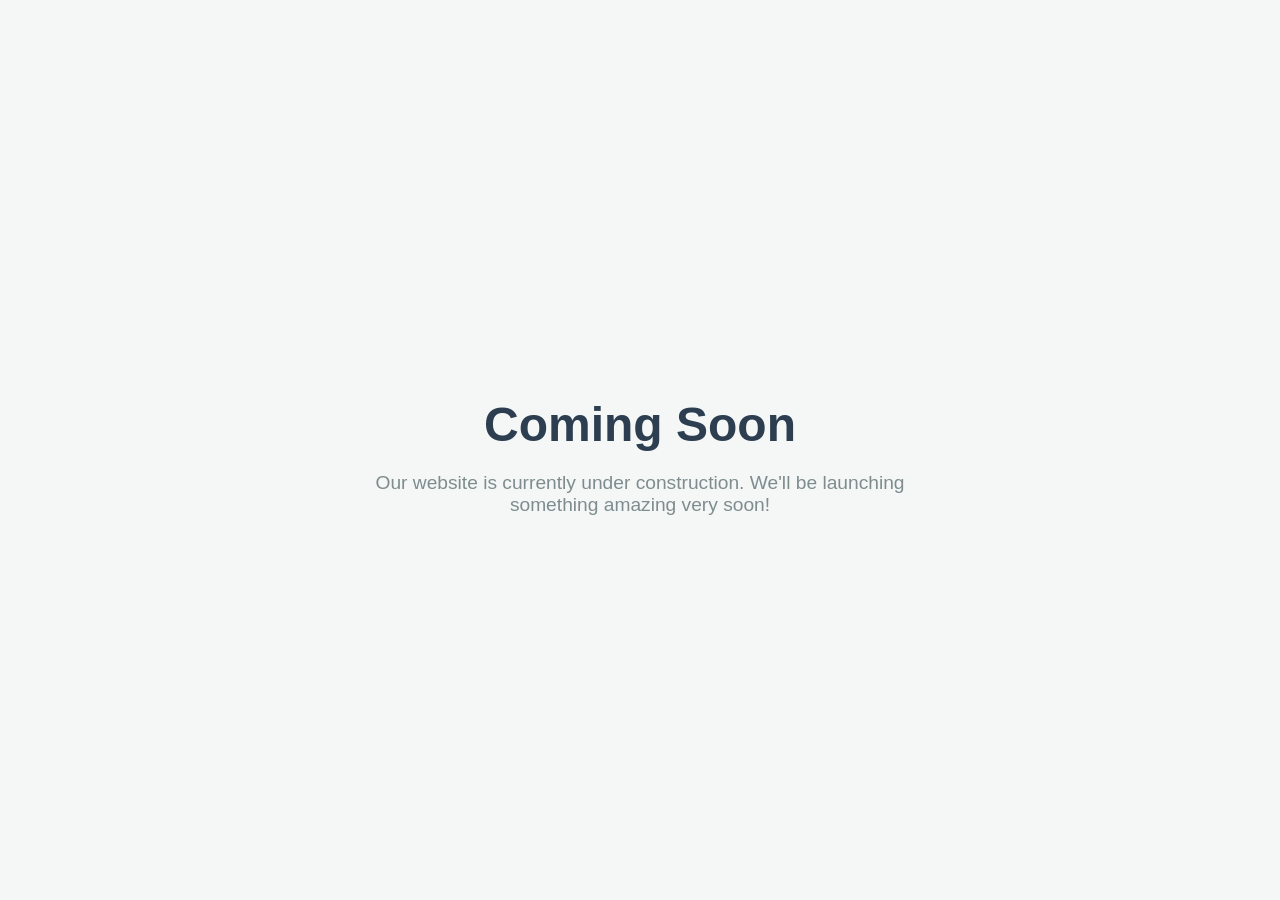
<file: main.html>
<!DOCTYPE html>
<html lang="en">
<head>
    <meta charset="UTF-8">
    <meta name="viewport" content="width=device-width, initial-scale=1.0">
    <title>Coming Soon</title>
    <style>
        body {
            font-family: 'Segoe UI', Tahoma, Geneva, Verdana, sans-serif;
            background-color: #f4f7f6;
            color: #333;
            display: flex;
            justify-content: center;
            align-items: center;
            height: 100vh;
            margin: 0;
            text-align: center;
        }
        .container {
            max-width: 600px;
            padding: 20px;
        }
        h1 {
            font-size: 3rem;
            margin-bottom: 10px;
            color: #2c3e50;
        }
        p {
            font-size: 1.2rem;
            color: #7f8c8d;
        }
    </style>
</head>
<body>
    <div class="container">
        <h1>Coming Soon</h1>
        <p>Our website is currently under construction. We'll be launching something amazing very soon!</p>
    </div>
</body>
</html>
</file>
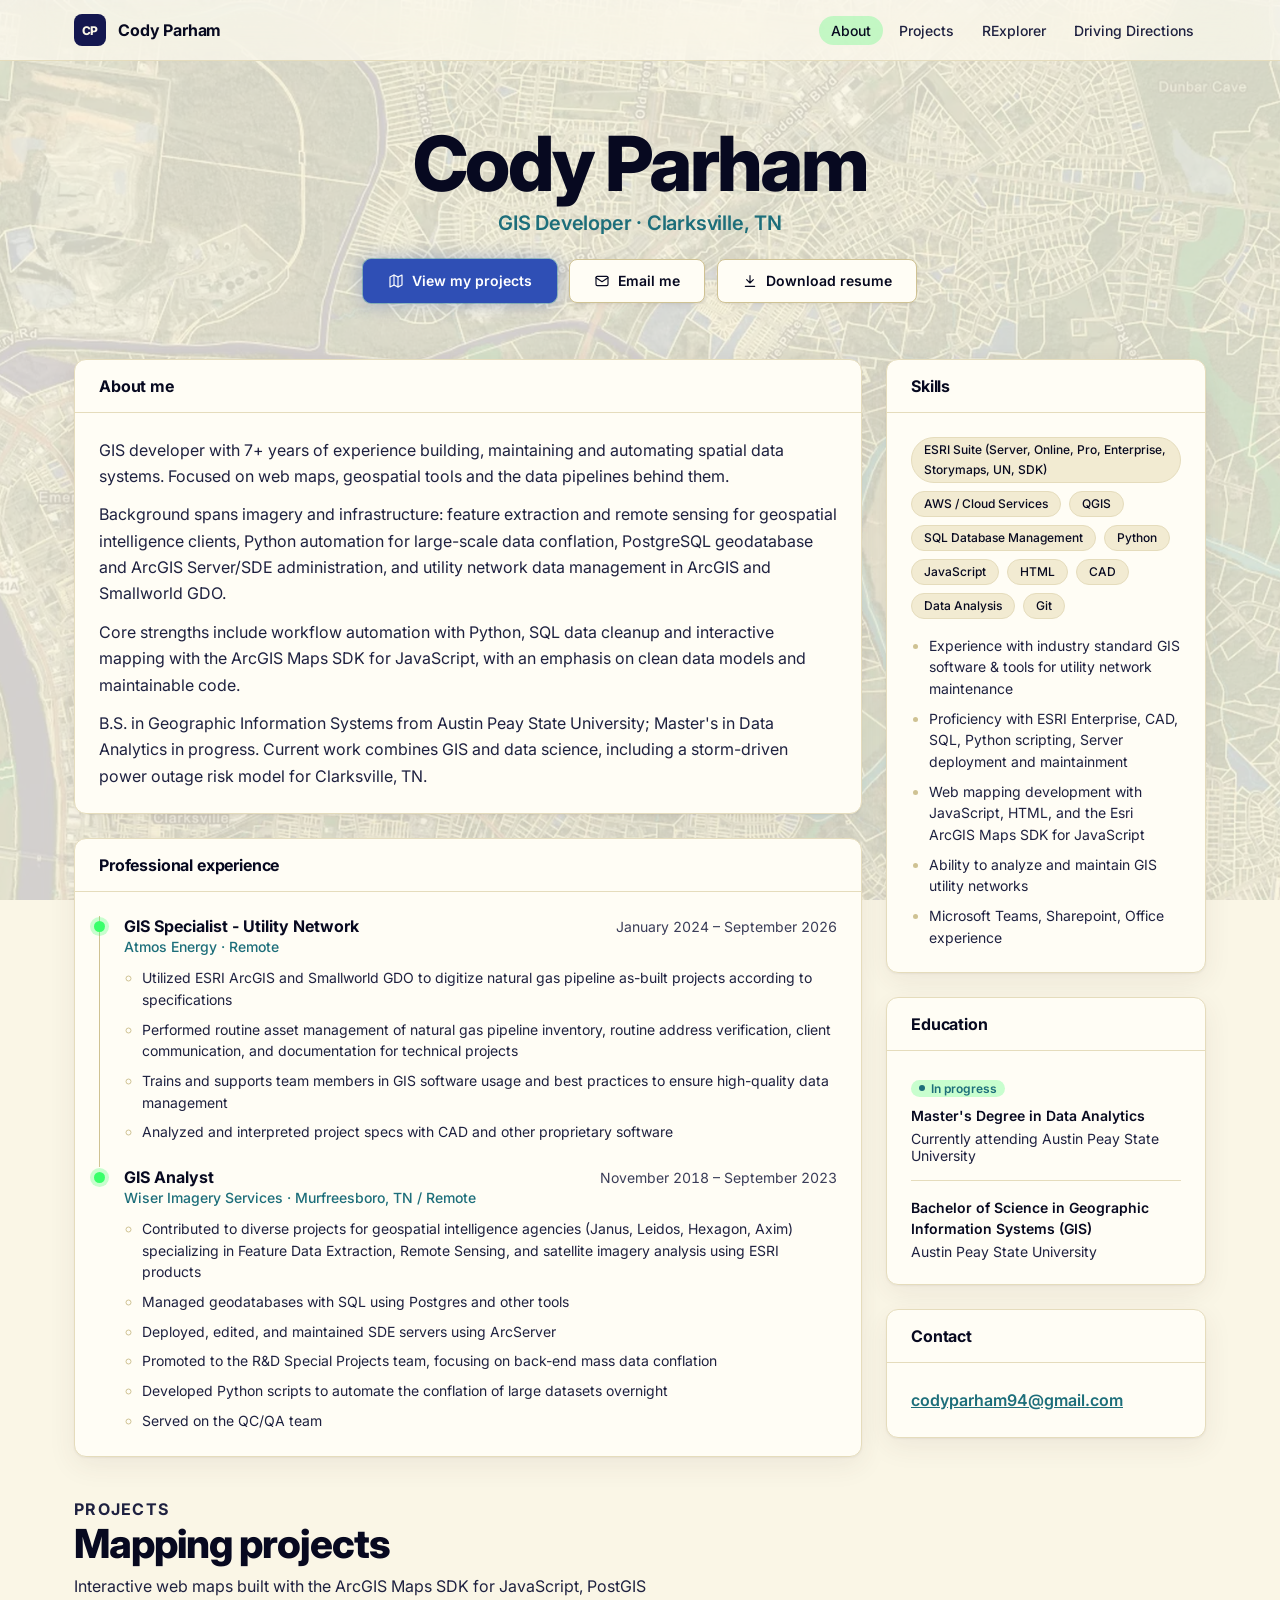
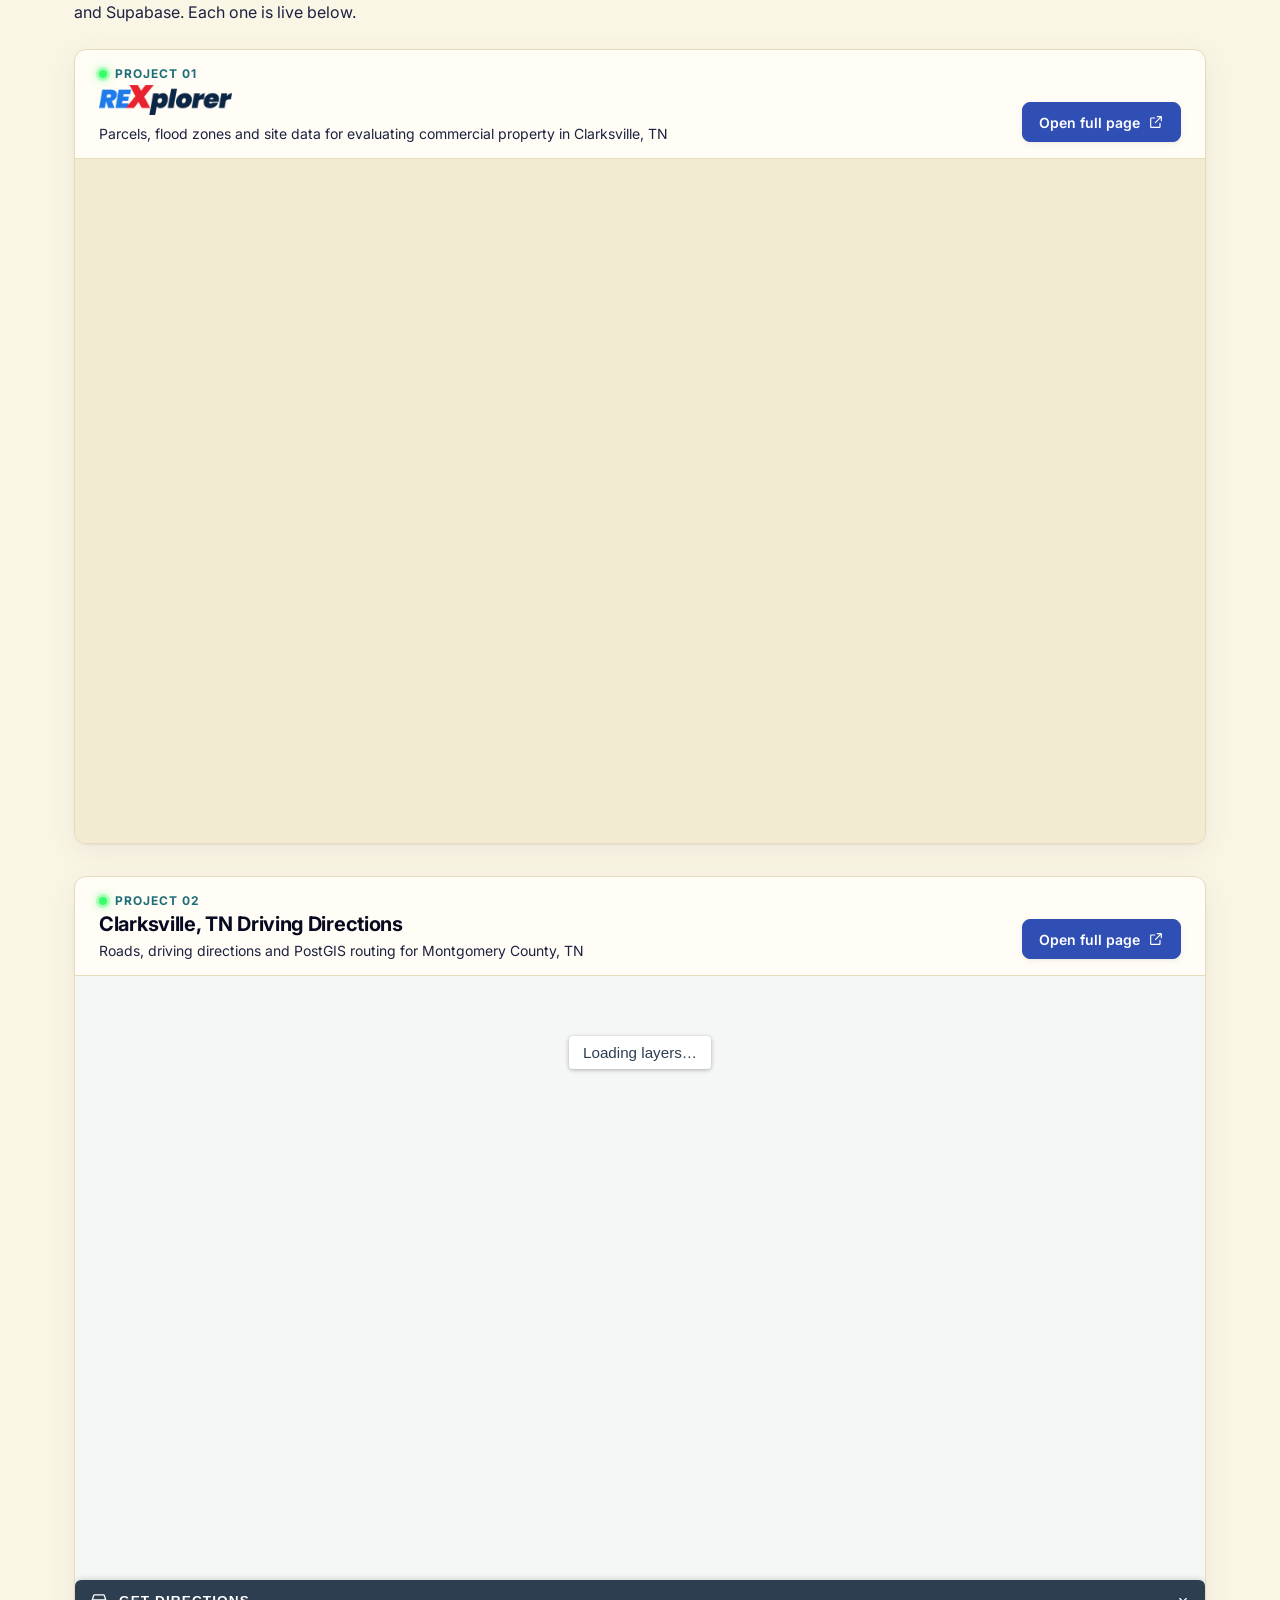
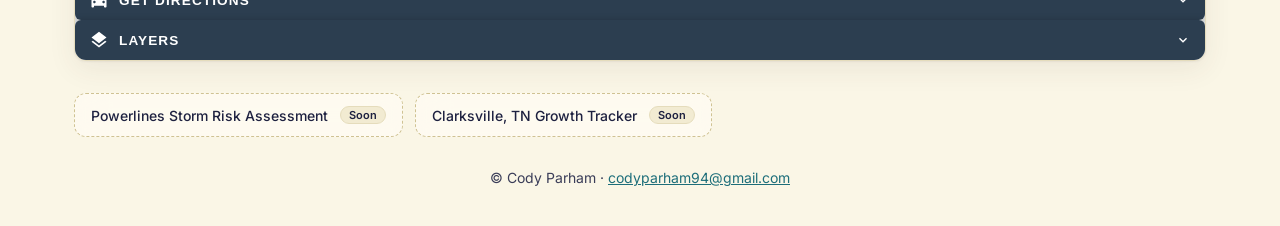
<file: projects.html>
<!DOCTYPE html>
<html lang="en">
<head>
    <meta charset="UTF-8">
    <title>Projects · Cody Parham</title>
    <meta name="robots" content="noindex">
    <!-- The site is one page now; send old project links to the matching section. -->
    <script>
        location.replace("./#" + (location.hash.replace(/^#\/?/, "") || "projects"));
    </script>
    <meta http-equiv="refresh" content="0; url=./#projects">
</head>
<body>
    <p><a href="./#projects">Projects have moved to the home page.</a></p>
</body>
</html>
</file>
<file: assets/site.css>
/* Styles for codyparham.com (one-page portfolio): light, Apple-style materials over a faint satellite map.
   Palette from the map: river navy #14174F, river teal #2E8A99, parcel blue #2F4FB5,
   parcel cream #F1E4A0, vegetation green #2E9A48. */

:root {
    color-scheme: light;

    /* Parcel-cream neutrals with river-navy ink */
    --bg: #FAF6E6;
    --card: #FFFDF5;
    --card-raised: #F2EBD2;
    --border: #E5DCBC;
    --border-strong: #CFC293;
    --text: #070920;            /* 19:1 on --bg */
    --muted: #1E2140;           /* 15:1 on --bg */
    --faint: #3A3D58;           /* 10:1 on --bg */

    /* River-teal accent, deepened for text (5.4:1 on --bg); parcel-blue fills take white text (7.2:1) */
    --accent: #1D6E7A;
    --accent-hover: #2E8A99;
    --accent-fill: #2F4FB5;
    --accent-fill-hover: #253F94;
    --accent-soft: rgba(57, 255, 106, 0.28);
    --accent-line: rgba(46, 138, 153, 0.4);
    --accent-ink: #FFFFFF;
    --navy: #14174F;
    --green: #39FF6A;           /* neon vegetation green, for dots and glows */

    /* Materials: translucent layers over the map backdrop */
    --material: rgba(255, 253, 245, 0.67);
    --material-thick: rgba(250, 246, 230, 0.77);
    --shadow-sm: 0 1px 2px rgba(74, 46, 52, 0.06), 0 2px 8px rgba(74, 46, 52, 0.05);
    --shadow: 0 1px 2px rgba(74, 46, 52, 0.06), 0 8px 28px rgba(74, 46, 52, 0.08);
    --ease-out: cubic-bezier(0.23, 1, 0.32, 1);

    --font: "Inter", "Segoe UI", system-ui, sans-serif;
    --text-xs: 0.75rem;   /* 12 */
    --text-sm: 0.875rem;  /* 14 */
    --text-md: 1rem;      /* 16 */
    --text-lg: 1.25rem;   /* 20 */
    --text-xl: 1.5rem;    /* 24 */
    --text-2xl: 2rem;     /* 32 */

    --space-1: 4px;
    --space-2: 8px;
    --space-3: 12px;
    --space-4: 16px;
    --space-5: 24px;
    --space-6: 32px;

    --radius-sm: 8px;
    --radius: 12px;
    --radius-pill: 999px;
    --bar: 60px;
    --ring: 0 0 0 2px var(--bg), 0 0 0 4px var(--accent-hover);
}

*, *::before, *::after {
    box-sizing: border-box;
}
html, body {
    margin: 0;
    height: 100%;
}
body {
    font-family: var(--font);
    color: var(--text);
    background: var(--bg);
    -webkit-font-smoothing: antialiased;
}
body::before {
    content: "";
    position: fixed;
    inset: 0;
    z-index: -1;
    background: url("map-background.webp") center / cover no-repeat;
    opacity: 0.16;
    pointer-events: none;
}
a {
    color: var(--accent);
}
.sr-only {
    position: absolute;
    width: 1px;
    height: 1px;
    overflow: hidden;
    clip: rect(0 0 0 0);
    white-space: nowrap;
}
svg.icon {
    flex: none;
    width: 18px;
    height: 18px;
    fill: none;
    stroke: currentColor;
    stroke-width: 1.75;
    stroke-linecap: round;
    stroke-linejoin: round;
}

/* One-page layout: sticky frosted nav over a scrolling page */
html {
    scroll-behavior: smooth;
    scroll-padding-top: calc(var(--bar) + var(--space-4));
}
html, body {
    height: auto;
}
.page {
    width: 100%;
    max-width: 1180px;
    margin: 0 auto;
    padding: 0 var(--space-5) var(--space-6);
}

/* Nav: translucent material, content scrolls under it */
.site-nav {
    position: sticky;
    top: 0;
    z-index: 10;
    background: var(--material);
    -webkit-backdrop-filter: blur(20px) saturate(160%);
    backdrop-filter: blur(20px) saturate(160%);
    border-bottom: 1px solid var(--border);
}
.site-nav-inner {
    display: flex;
    align-items: center;
    justify-content: space-between;
    gap: var(--space-4);
    max-width: 1180px;
    height: var(--bar);
    margin: 0 auto;
    padding: 0 var(--space-5);
}
.brand {
    display: flex;
    align-items: center;
    gap: var(--space-3);
    color: var(--text);
    font-weight: 700;
    letter-spacing: -0.01em;
    text-decoration: none;
}
.brand-mark {
    flex: none;
    display: grid;
    place-items: center;
    width: 32px;
    height: 32px;
    color: var(--bg);
    background: var(--navy);
    border-radius: var(--radius-sm);
    font-size: var(--text-xs);
    font-weight: 800;
}
.brand:focus-visible,
.nav-links a:focus-visible {
    outline: none;
    border-radius: var(--radius-sm);
    box-shadow: var(--ring);
}
.nav-links {
    display: flex;
    align-items: center;
    gap: var(--space-1);
    margin: 0;
    padding: 0;
    list-style: none;
}
.nav-links a {
    display: block;
    padding: 6px var(--space-3);
    color: var(--muted);
    border-radius: var(--radius-pill);
    font-size: var(--text-sm);
    font-weight: 500;
    text-decoration: none;
    transition: background-color 0.2s var(--ease-out), color 0.2s var(--ease-out);
}
@media (hover: hover) {
    .nav-links a:hover {
        color: var(--text);
        background: var(--card-raised);
    }
}
.nav-links a[aria-current="true"] {
    color: var(--text);
    background: var(--accent-soft);
}

/* Sections */
.section {
    padding-top: var(--space-6);
}
.section-head {
    margin: 0 0 var(--space-5);
}
.eyebrow {
    display: inline-flex;
    align-items: center;
    gap: var(--space-2);
    margin: 0 0 var(--space-2);
    color: var(--accent);
    font-size: var(--text-xs);
    font-weight: 700;
    letter-spacing: 0.08em;
    text-transform: uppercase;
}
.section-head h2 {
    margin: 0;
    font-size: clamp(1.75rem, 3.5vw, 2.5rem);
    font-weight: 800;
    letter-spacing: -0.025em;
    line-height: 1.1;
}
.section-head p {
    max-width: 60ch;
    margin: var(--space-2) 0 0;
    color: var(--muted);
    font-size: var(--text-md);
    line-height: 1.6;
}

/* Project windows */
.projects {
    display: flex;
    flex-direction: column;
    gap: var(--space-6);
}
.project-window {
    overflow: hidden;
}
.project-window .card-head {
    align-items: flex-end;
}
.project-title {
    display: flex;
    flex-direction: column;
    gap: var(--space-1);
    min-width: 0;
}
.project-window .card-head .eyebrow {
    margin: 0;
    color: var(--accent);
    font-size: var(--text-xs);
}
.project-title h3 {
    margin: 0;
    font-size: var(--text-lg);
    font-weight: 700;
    letter-spacing: -0.015em;
}
.project-logo {
    display: block;
    align-self: flex-start;
    width: auto;
    height: 30px;
    max-width: 100%;
    margin-bottom: var(--space-1);
}
.project-window iframe {
    display: block;
    width: 100%;
    height: clamp(460px, 76vh, 860px);
    border: 0;
    background: var(--card-raised);
}
.live-dot {
    flex: none;
    width: 8px;
    height: 8px;
    border-radius: 50%;
    background: var(--green);
    box-shadow: 0 0 0 3px var(--accent-soft), 0 0 10px 1px rgba(57, 255, 106, 0.8);
}
.soon-list {
    display: flex;
    flex-wrap: wrap;
    gap: var(--space-3);
    margin: 0;
    padding: 0;
    list-style: none;
}
.soon-list li {
    display: flex;
    align-items: center;
    gap: var(--space-3);
    padding: var(--space-3) var(--space-4);
    color: var(--muted);
    background: var(--material);
    -webkit-backdrop-filter: blur(16px);
    backdrop-filter: blur(16px);
    border: 1px dashed var(--border-strong);
    border-radius: var(--radius);
    font-size: var(--text-sm);
    font-weight: 500;
}
.soon-badge {
    flex: none;
    padding: 1px var(--space-2);
    color: var(--muted);
    background: var(--card-raised);
    border: 1px solid var(--border);
    border-radius: var(--radius-pill);
    font-size: 0.6875rem;
    font-weight: 600;
}
.site-footer {
    padding: var(--space-6) 0 var(--space-2);
    color: var(--faint);
    font-size: var(--text-sm);
    text-align: center;
}

/* Cards */
.card {
    background: var(--card);
    border: 1px solid var(--border);
    border-radius: var(--radius);
    box-shadow: var(--shadow);
}
.card-head {
    display: flex;
    align-items: center;
    justify-content: space-between;
    gap: var(--space-4);
    padding: var(--space-4) var(--space-5);
    border-bottom: 1px solid var(--border);
}
.card-head h2 {
    margin: 0;
    font-size: var(--text-md);
    font-weight: 700;
    letter-spacing: -0.01em;
}
.card-head p {
    margin: 2px 0 0;
    color: var(--muted);
    font-size: var(--text-sm);
}

/* Buttons */
.button {
    flex: none;
    display: inline-flex;
    align-items: center;
    justify-content: center;
    gap: var(--space-2);
    min-width: 40px;
    height: 40px;
    padding: 0 var(--space-4);
    color: var(--accent-ink);
    background: var(--accent-fill);
    border: 1px solid var(--accent-fill);
    border-radius: var(--radius-sm);
    box-shadow: var(--shadow-sm);
    font-size: var(--text-sm);
    font-weight: 600;
    text-decoration: none;
    transition: background-color 0.2s var(--ease-out), border-color 0.2s var(--ease-out), transform 0.1s ease-out;
}
@media (hover: hover) {
    .button:hover {
        background: var(--accent-fill-hover);
        border-color: var(--accent-fill-hover);
    }
}
.button:active {
    transform: scale(0.97);
}
.button:focus-visible {
    outline: none;
    box-shadow: var(--ring);
}
.button .icon {
    width: 16px;
    height: 16px;
}
.button-ghost {
    color: var(--text);
    background: var(--card);
    border-color: var(--border-strong);
}
@media (hover: hover) {
    .button-ghost:hover {
        background: var(--card-raised);
        border-color: var(--border-strong);
    }
}
/* Green halo for the one action to draw the eye to */
.button-glow {
    --glow: 0 0 0 1px var(--accent-line), 0 0 18px 2px rgba(47, 79, 181, 0.3);
    border-color: var(--accent-fill);
    box-shadow: var(--glow);
}
.button-glow:hover {
    border-color: var(--accent-fill-hover);
    box-shadow: 0 0 0 1px var(--accent-line), 0 0 26px 4px rgba(47, 79, 181, 0.4);
}
.button-glow:focus-visible {
    box-shadow: var(--ring), var(--glow);
}

@media (max-width: 760px) {
    .page,
    .site-nav-inner {
        padding-left: var(--space-4);
        padding-right: var(--space-4);
    }
    .nav-links .nav-optional {
        display: none;
    }
    .projects {
        gap: var(--space-5);
    }
    .card-head {
        padding: var(--space-3) var(--space-3) var(--space-3) var(--space-4);
    }
    .project-window .card-head p {
        display: none;
    }
    .project-window .button {
        padding: 0;
    }
    .project-window .button .label-long {
        display: none;
    }
}

@media (prefers-reduced-motion: reduce) {
    html {
        scroll-behavior: auto;
    }
    .nav-links a,
    .button {
        transition: none;
    }
    .button:active {
        transform: none;
    }
}
@media (prefers-reduced-transparency: reduce) {
    .site-nav,
    .soon-list li {
        background: var(--bg);
        -webkit-backdrop-filter: none;
        backdrop-filter: none;
    }
}
</file>
